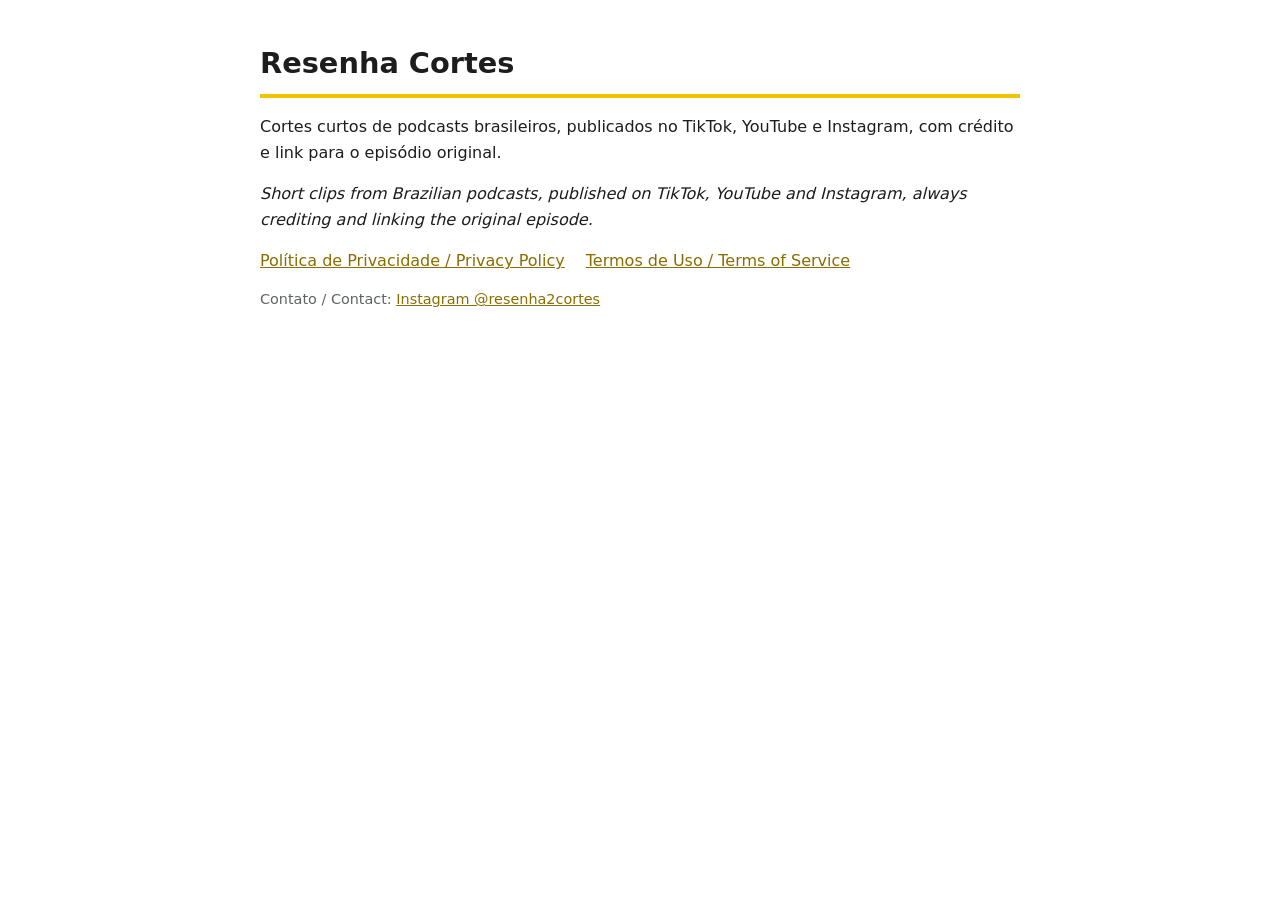
<file: index.html>
<!doctype html>
<html lang="pt-BR"><head><meta charset="utf-8"><meta name="viewport" content="width=device-width,initial-scale=1">
<title>Resenha Cortes</title><link rel="stylesheet" href="style.css"></head>
<body><main>
<h1>Resenha Cortes</h1>
<p>Cortes curtos de podcasts brasileiros, publicados no TikTok, YouTube e Instagram, com crédito e link para o episódio original.</p>
<p lang="en"><em>Short clips from Brazilian podcasts, published on TikTok, YouTube and Instagram, always crediting and linking the original episode.</em></p>
<nav><a href="privacy.html">Política de Privacidade / Privacy Policy</a> <a href="terms.html">Termos de Uso / Terms of Service</a></nav>
<footer><p>Contato / Contact: <a href="https://www.instagram.com/resenha2cortes/">Instagram @resenha2cortes</a></p></footer>
</main></body></html>
</file>
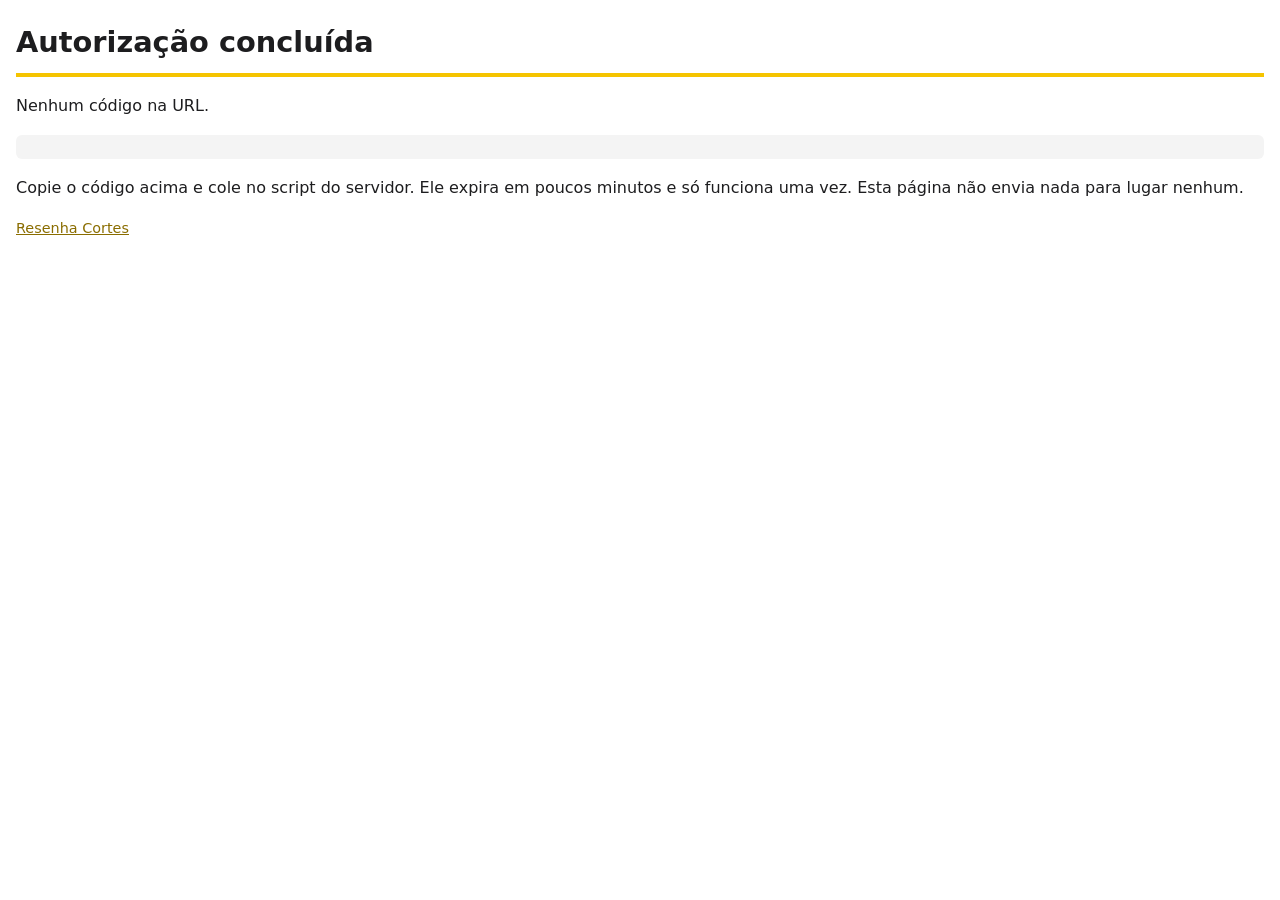
<file: callback.html>
<!doctype html><html lang="pt-BR"><head><meta charset="utf-8"><meta name="viewport" content="width=device-width,initial-scale=1"><meta name="referrer" content="no-referrer"><title>Autorização – Resenha Cortes</title><link rel="stylesheet" href="style.css"></head><body>
<h1>Autorização concluída</h1>
<p id="msg">Lendo a resposta da plataforma…</p>
<pre id="code" style="white-space:pre-wrap;word-break:break-all;background:#f4f4f4;padding:12px;border-radius:6px"></pre>
<p>Copie o código acima e cole no script do servidor. Ele expira em poucos minutos e só funciona uma vez. Esta página não envia nada para lugar nenhum.</p>
<script>
const p=new URLSearchParams(location.search);
const c=p.get('code'),e=p.get('error');
document.getElementById('msg').textContent=c?'Código de autorização:':(e?('Erro: '+e+' – '+(p.get('error_description')||'')):'Nenhum código na URL.');
if(c)document.getElementById('code').textContent=c;
</script>
<footer><a href="index.html">Resenha Cortes</a></footer></body></html>
</file>
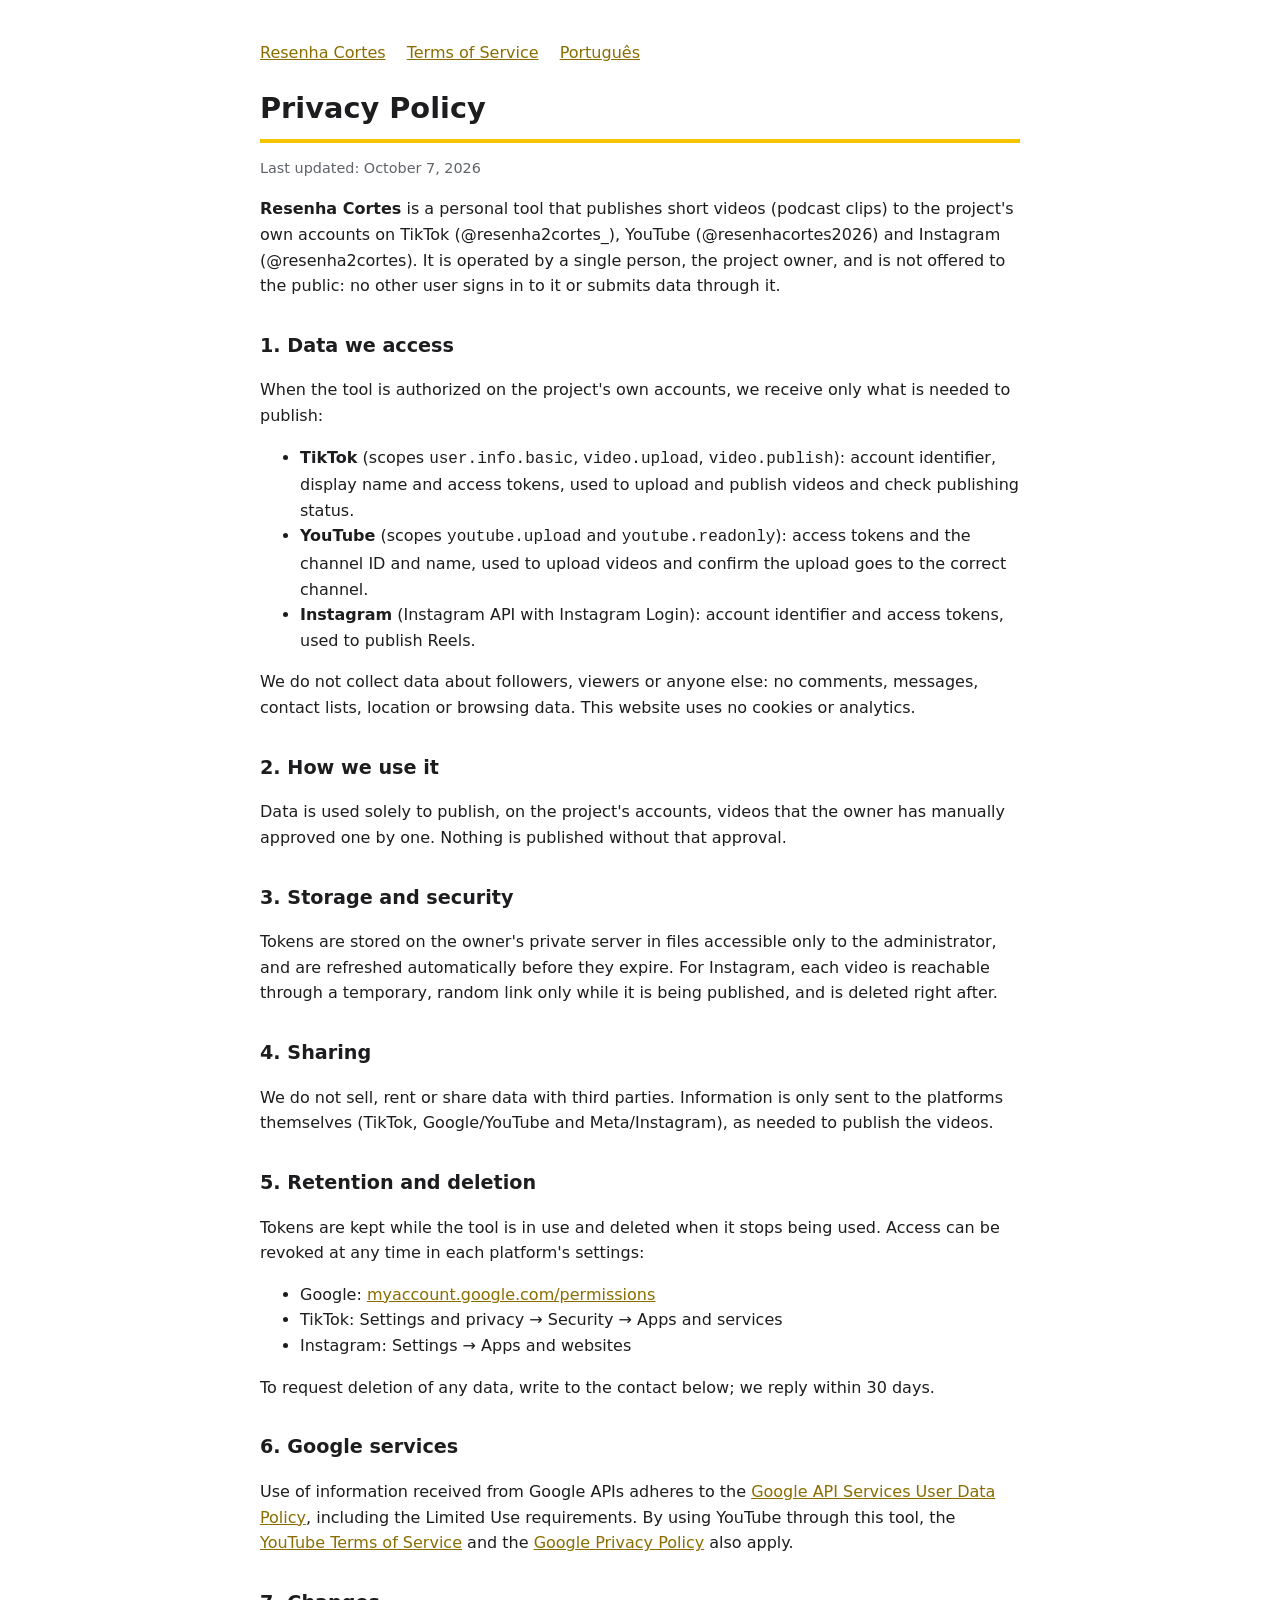
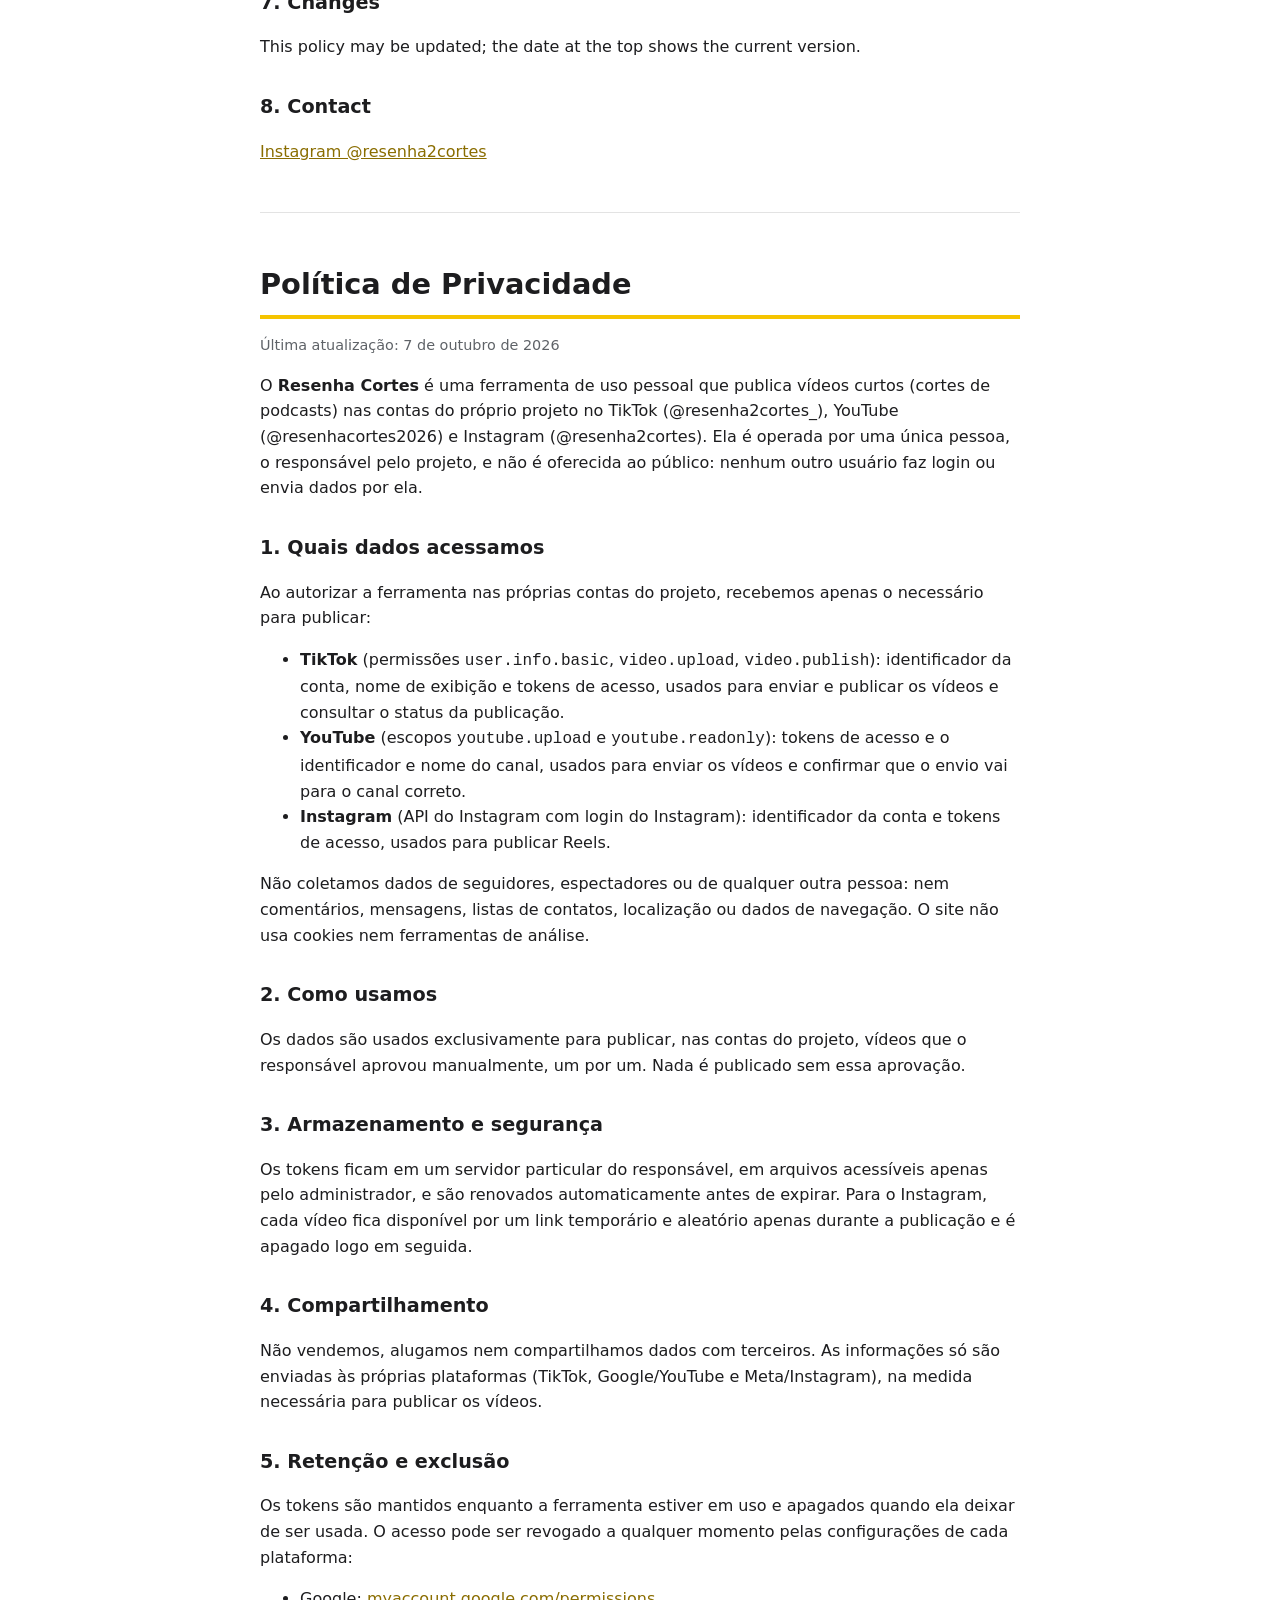
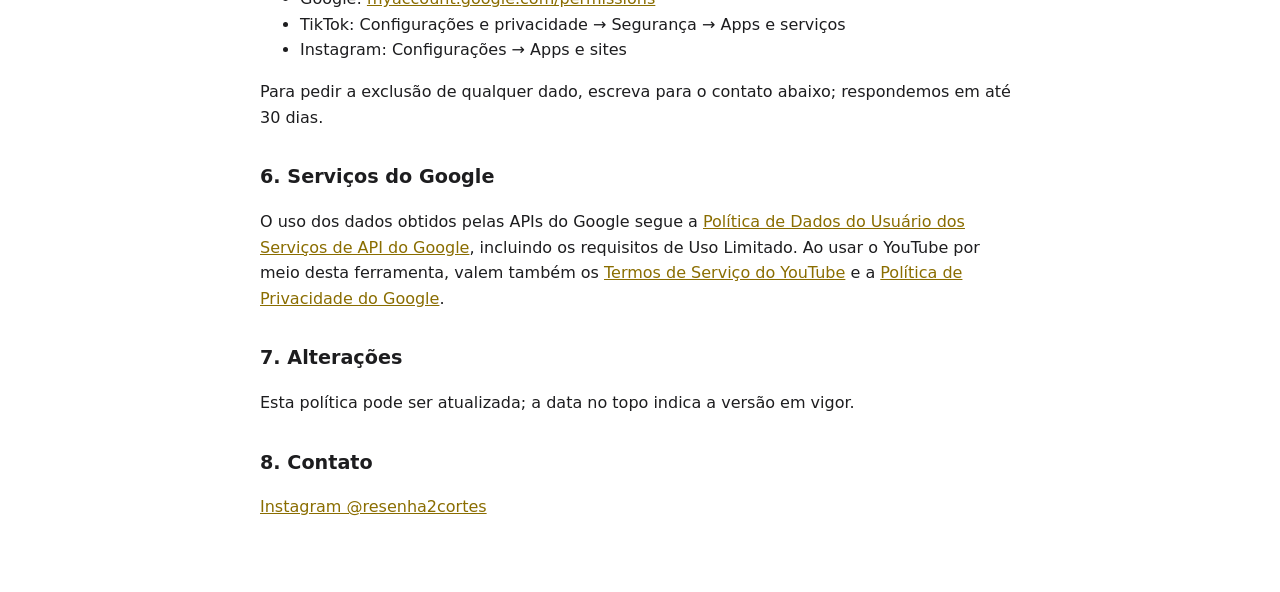
<file: privacy.html>
<!doctype html>
<html lang="en"><head><meta charset="utf-8"><meta name="viewport" content="width=device-width,initial-scale=1">
<title>Privacy Policy – Resenha Cortes</title><link rel="stylesheet" href="style.css"></head>
<body><main>
<nav><a href="index.html">Resenha Cortes</a> <a href="terms.html">Terms of Service</a> <a href="#pt">Português</a></nav>

<h1>Privacy Policy</h1>
<p class="data">Last updated: October 7, 2026</p>

<p><strong>Resenha Cortes</strong> is a personal tool that publishes short videos (podcast clips) to the project's own accounts on TikTok (@resenha2cortes_), YouTube (@resenhacortes2026) and Instagram (@resenha2cortes). It is operated by a single person, the project owner, and is not offered to the public: no other user signs in to it or submits data through it.</p>

<h2>1. Data we access</h2>
<p>When the tool is authorized on the project's own accounts, we receive only what is needed to publish:</p>
<ul>
<li><strong>TikTok</strong> (scopes <code>user.info.basic</code>, <code>video.upload</code>, <code>video.publish</code>): account identifier, display name and access tokens, used to upload and publish videos and check publishing status.</li>
<li><strong>YouTube</strong> (scopes <code>youtube.upload</code> and <code>youtube.readonly</code>): access tokens and the channel ID and name, used to upload videos and confirm the upload goes to the correct channel.</li>
<li><strong>Instagram</strong> (Instagram API with Instagram Login): account identifier and access tokens, used to publish Reels.</li>
</ul>
<p>We do not collect data about followers, viewers or anyone else: no comments, messages, contact lists, location or browsing data. This website uses no cookies or analytics.</p>

<h2>2. How we use it</h2>
<p>Data is used solely to publish, on the project's accounts, videos that the owner has manually approved one by one. Nothing is published without that approval.</p>

<h2>3. Storage and security</h2>
<p>Tokens are stored on the owner's private server in files accessible only to the administrator, and are refreshed automatically before they expire. For Instagram, each video is reachable through a temporary, random link only while it is being published, and is deleted right after.</p>

<h2>4. Sharing</h2>
<p>We do not sell, rent or share data with third parties. Information is only sent to the platforms themselves (TikTok, Google/YouTube and Meta/Instagram), as needed to publish the videos.</p>

<h2>5. Retention and deletion</h2>
<p>Tokens are kept while the tool is in use and deleted when it stops being used. Access can be revoked at any time in each platform's settings:</p>
<ul>
<li>Google: <a href="https://myaccount.google.com/permissions">myaccount.google.com/permissions</a></li>
<li>TikTok: Settings and privacy → Security → Apps and services</li>
<li>Instagram: Settings → Apps and websites</li>
</ul>
<p>To request deletion of any data, write to the contact below; we reply within 30 days.</p>

<h2>6. Google services</h2>
<p>Use of information received from Google APIs adheres to the <a href="https://developers.google.com/terms/api-services-user-data-policy">Google API Services User Data Policy</a>, including the Limited Use requirements. By using YouTube through this tool, the <a href="https://www.youtube.com/t/terms">YouTube Terms of Service</a> and the <a href="https://policies.google.com/privacy">Google Privacy Policy</a> also apply.</p>

<h2>7. Changes</h2>
<p>This policy may be updated; the date at the top shows the current version.</p>

<h2>8. Contact</h2>
<p><a href="https://www.instagram.com/resenha2cortes/">Instagram @resenha2cortes</a></p>

<hr>

<section id="pt" lang="pt-BR">
<h1>Política de Privacidade</h1>
<p class="data">Última atualização: 7 de outubro de 2026</p>

<p>O <strong>Resenha Cortes</strong> é uma ferramenta de uso pessoal que publica vídeos curtos (cortes de podcasts) nas contas do próprio projeto no TikTok (@resenha2cortes_), YouTube (@resenhacortes2026) e Instagram (@resenha2cortes). Ela é operada por uma única pessoa, o responsável pelo projeto, e não é oferecida ao público: nenhum outro usuário faz login ou envia dados por ela.</p>

<h2>1. Quais dados acessamos</h2>
<p>Ao autorizar a ferramenta nas próprias contas do projeto, recebemos apenas o necessário para publicar:</p>
<ul>
<li><strong>TikTok</strong> (permissões <code>user.info.basic</code>, <code>video.upload</code>, <code>video.publish</code>): identificador da conta, nome de exibição e tokens de acesso, usados para enviar e publicar os vídeos e consultar o status da publicação.</li>
<li><strong>YouTube</strong> (escopos <code>youtube.upload</code> e <code>youtube.readonly</code>): tokens de acesso e o identificador e nome do canal, usados para enviar os vídeos e confirmar que o envio vai para o canal correto.</li>
<li><strong>Instagram</strong> (API do Instagram com login do Instagram): identificador da conta e tokens de acesso, usados para publicar Reels.</li>
</ul>
<p>Não coletamos dados de seguidores, espectadores ou de qualquer outra pessoa: nem comentários, mensagens, listas de contatos, localização ou dados de navegação. O site não usa cookies nem ferramentas de análise.</p>

<h2>2. Como usamos</h2>
<p>Os dados são usados exclusivamente para publicar, nas contas do projeto, vídeos que o responsável aprovou manualmente, um por um. Nada é publicado sem essa aprovação.</p>

<h2>3. Armazenamento e segurança</h2>
<p>Os tokens ficam em um servidor particular do responsável, em arquivos acessíveis apenas pelo administrador, e são renovados automaticamente antes de expirar. Para o Instagram, cada vídeo fica disponível por um link temporário e aleatório apenas durante a publicação e é apagado logo em seguida.</p>

<h2>4. Compartilhamento</h2>
<p>Não vendemos, alugamos nem compartilhamos dados com terceiros. As informações só são enviadas às próprias plataformas (TikTok, Google/YouTube e Meta/Instagram), na medida necessária para publicar os vídeos.</p>

<h2>5. Retenção e exclusão</h2>
<p>Os tokens são mantidos enquanto a ferramenta estiver em uso e apagados quando ela deixar de ser usada. O acesso pode ser revogado a qualquer momento pelas configurações de cada plataforma:</p>
<ul>
<li>Google: <a href="https://myaccount.google.com/permissions">myaccount.google.com/permissions</a></li>
<li>TikTok: Configurações e privacidade → Segurança → Apps e serviços</li>
<li>Instagram: Configurações → Apps e sites</li>
</ul>
<p>Para pedir a exclusão de qualquer dado, escreva para o contato abaixo; respondemos em até 30 dias.</p>

<h2>6. Serviços do Google</h2>
<p>O uso dos dados obtidos pelas APIs do Google segue a <a href="https://developers.google.com/terms/api-services-user-data-policy">Política de Dados do Usuário dos Serviços de API do Google</a>, incluindo os requisitos de Uso Limitado. Ao usar o YouTube por meio desta ferramenta, valem também os <a href="https://www.youtube.com/t/terms">Termos de Serviço do YouTube</a> e a <a href="https://policies.google.com/privacy">Política de Privacidade do Google</a>.</p>

<h2>7. Alterações</h2>
<p>Esta política pode ser atualizada; a data no topo indica a versão em vigor.</p>

<h2>8. Contato</h2>
<p><a href="https://www.instagram.com/resenha2cortes/">Instagram @resenha2cortes</a></p>
</section>
</main></body></html>
</file>
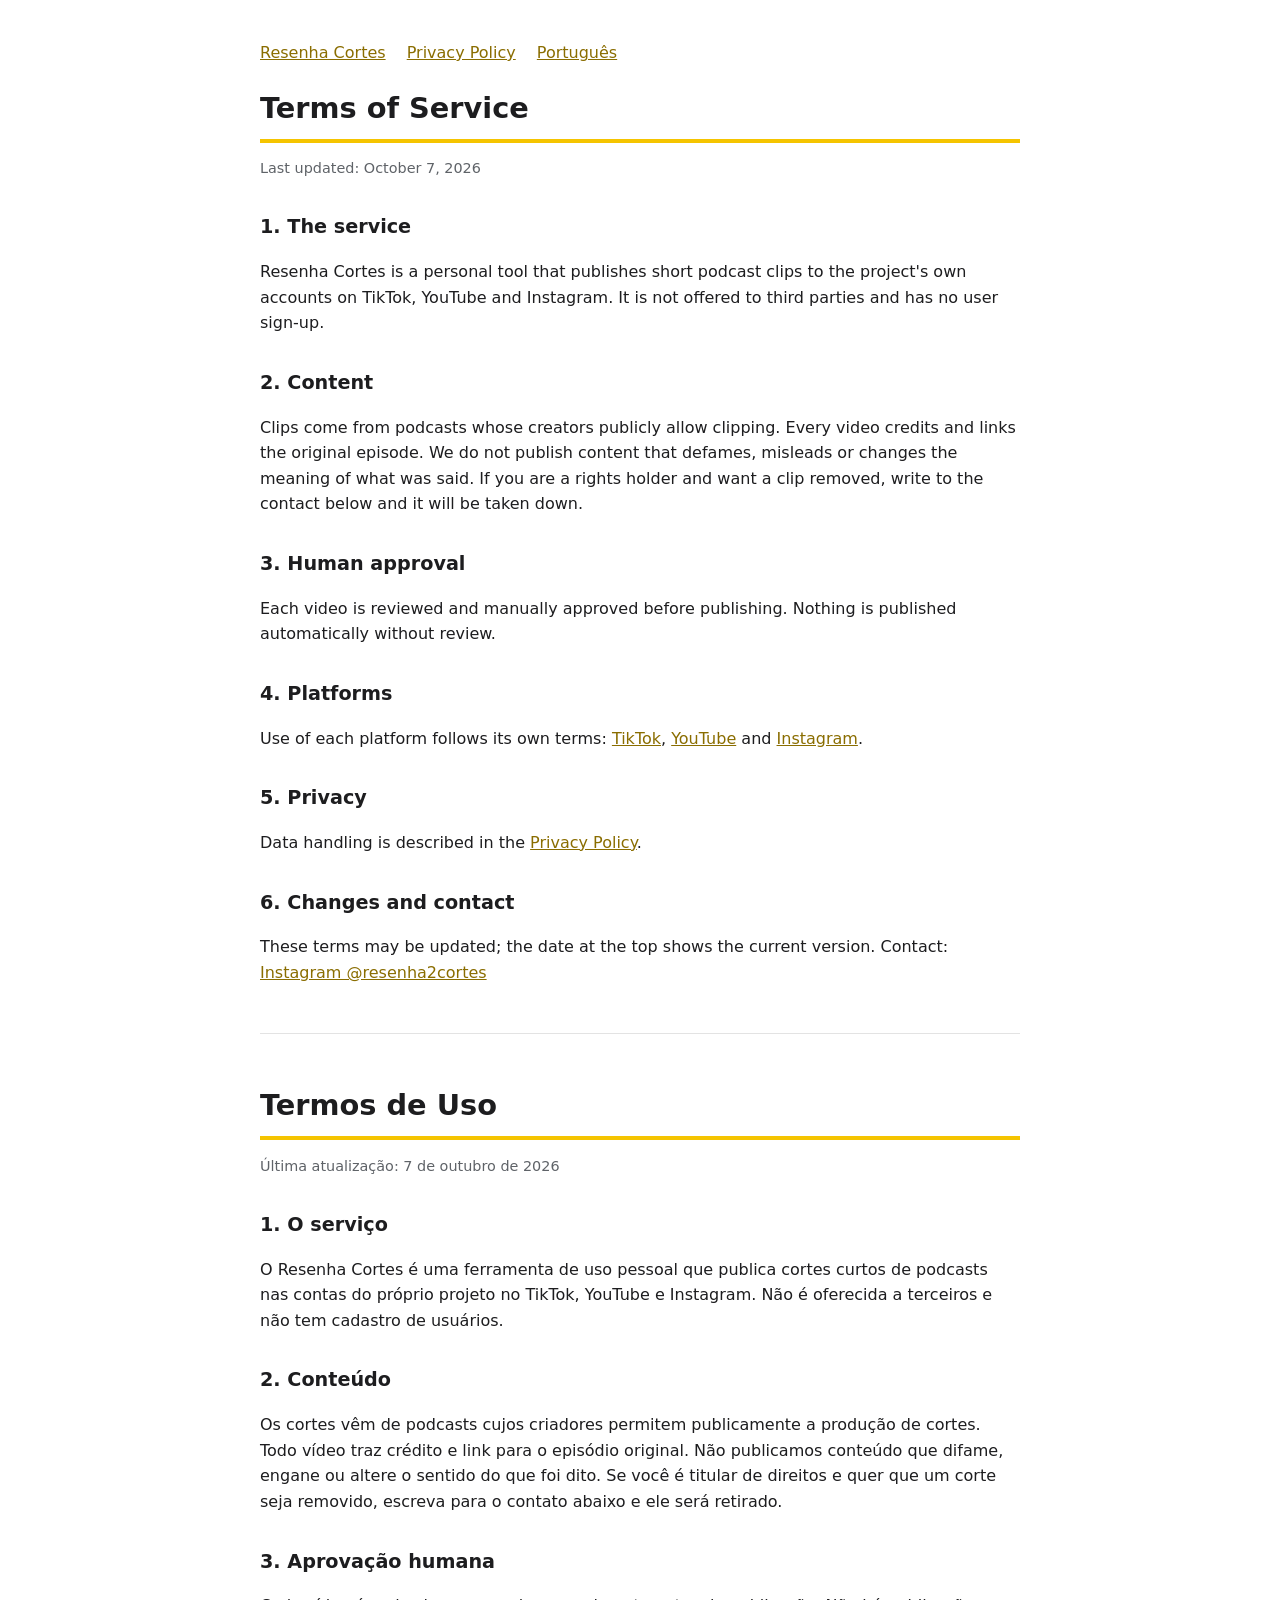
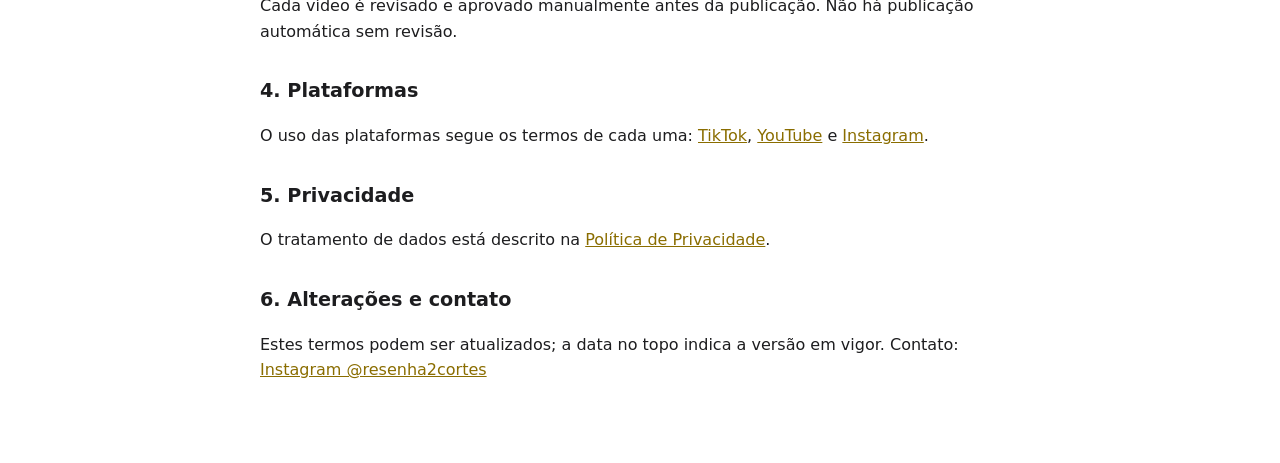
<file: terms.html>
<!doctype html>
<html lang="en"><head><meta charset="utf-8"><meta name="viewport" content="width=device-width,initial-scale=1">
<title>Terms of Service – Resenha Cortes</title><link rel="stylesheet" href="style.css"></head>
<body><main>
<nav><a href="index.html">Resenha Cortes</a> <a href="privacy.html">Privacy Policy</a> <a href="#pt">Português</a></nav>

<h1>Terms of Service</h1>
<p class="data">Last updated: October 7, 2026</p>

<h2>1. The service</h2>
<p>Resenha Cortes is a personal tool that publishes short podcast clips to the project's own accounts on TikTok, YouTube and Instagram. It is not offered to third parties and has no user sign-up.</p>

<h2>2. Content</h2>
<p>Clips come from podcasts whose creators publicly allow clipping. Every video credits and links the original episode. We do not publish content that defames, misleads or changes the meaning of what was said. If you are a rights holder and want a clip removed, write to the contact below and it will be taken down.</p>

<h2>3. Human approval</h2>
<p>Each video is reviewed and manually approved before publishing. Nothing is published automatically without review.</p>

<h2>4. Platforms</h2>
<p>Use of each platform follows its own terms: <a href="https://www.tiktok.com/legal/terms-of-service">TikTok</a>, <a href="https://www.youtube.com/t/terms">YouTube</a> and <a href="https://help.instagram.com/581066165581870">Instagram</a>.</p>

<h2>5. Privacy</h2>
<p>Data handling is described in the <a href="privacy.html">Privacy Policy</a>.</p>

<h2>6. Changes and contact</h2>
<p>These terms may be updated; the date at the top shows the current version. Contact: <a href="https://www.instagram.com/resenha2cortes/">Instagram @resenha2cortes</a></p>

<hr>

<section id="pt" lang="pt-BR">
<h1>Termos de Uso</h1>
<p class="data">Última atualização: 7 de outubro de 2026</p>

<h2>1. O serviço</h2>
<p>O Resenha Cortes é uma ferramenta de uso pessoal que publica cortes curtos de podcasts nas contas do próprio projeto no TikTok, YouTube e Instagram. Não é oferecida a terceiros e não tem cadastro de usuários.</p>

<h2>2. Conteúdo</h2>
<p>Os cortes vêm de podcasts cujos criadores permitem publicamente a produção de cortes. Todo vídeo traz crédito e link para o episódio original. Não publicamos conteúdo que difame, engane ou altere o sentido do que foi dito. Se você é titular de direitos e quer que um corte seja removido, escreva para o contato abaixo e ele será retirado.</p>

<h2>3. Aprovação humana</h2>
<p>Cada vídeo é revisado e aprovado manualmente antes da publicação. Não há publicação automática sem revisão.</p>

<h2>4. Plataformas</h2>
<p>O uso das plataformas segue os termos de cada uma: <a href="https://www.tiktok.com/legal/terms-of-service">TikTok</a>, <a href="https://www.youtube.com/t/terms">YouTube</a> e <a href="https://help.instagram.com/581066165581870">Instagram</a>.</p>

<h2>5. Privacidade</h2>
<p>O tratamento de dados está descrito na <a href="privacy.html#pt">Política de Privacidade</a>.</p>

<h2>6. Alterações e contato</h2>
<p>Estes termos podem ser atualizados; a data no topo indica a versão em vigor. Contato: <a href="https://www.instagram.com/resenha2cortes/">Instagram @resenha2cortes</a></p>
</section>
</main></body></html>
</file>
<file: style.css>
:root{--bg:#fff;--fg:#1d1d1f;--muted:#5f6368;--link:#8a6d00;--line:#e3e3e3}
@media (prefers-color-scheme:dark){:root{--bg:#121212;--fg:#ececec;--muted:#a0a0a0;--link:#f5c400;--line:#333}}
body{background:var(--bg);color:var(--fg);font:16px/1.6 system-ui,-apple-system,"Segoe UI",Roboto,sans-serif;margin:0;padding:0 16px}
main{max-width:760px;margin:40px auto 80px}
h1{font-size:1.8rem;margin-bottom:.2rem}h2{font-size:1.2rem;margin-top:2rem}
.data,footer{color:var(--muted);font-size:.9rem}
a{color:var(--link)}hr{border:0;border-top:1px solid var(--line);margin:3rem 0}
nav a{margin-right:1rem}
h1{border-bottom:4px solid #f5c400;padding-bottom:8px}
/* callback.html: caixa do código tem fundo claro fixo */
#code{color:#111}
</file>
